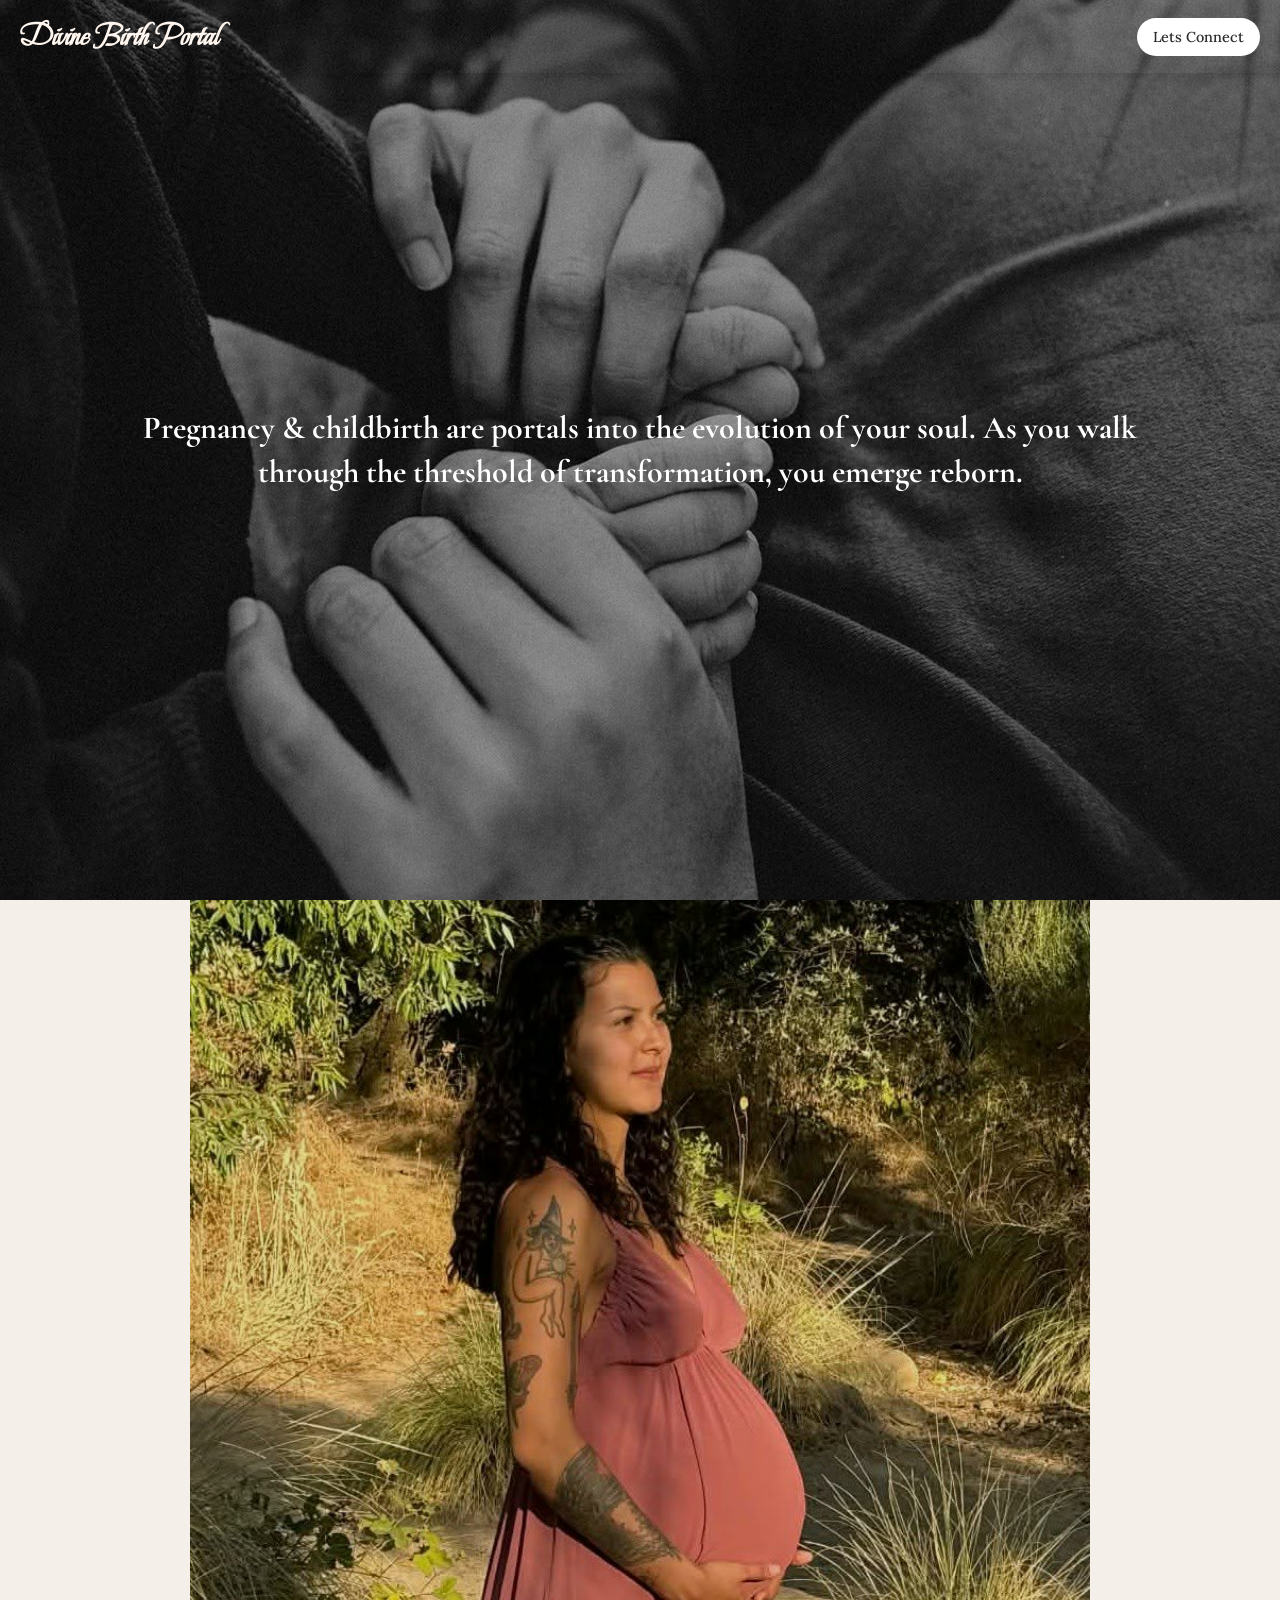
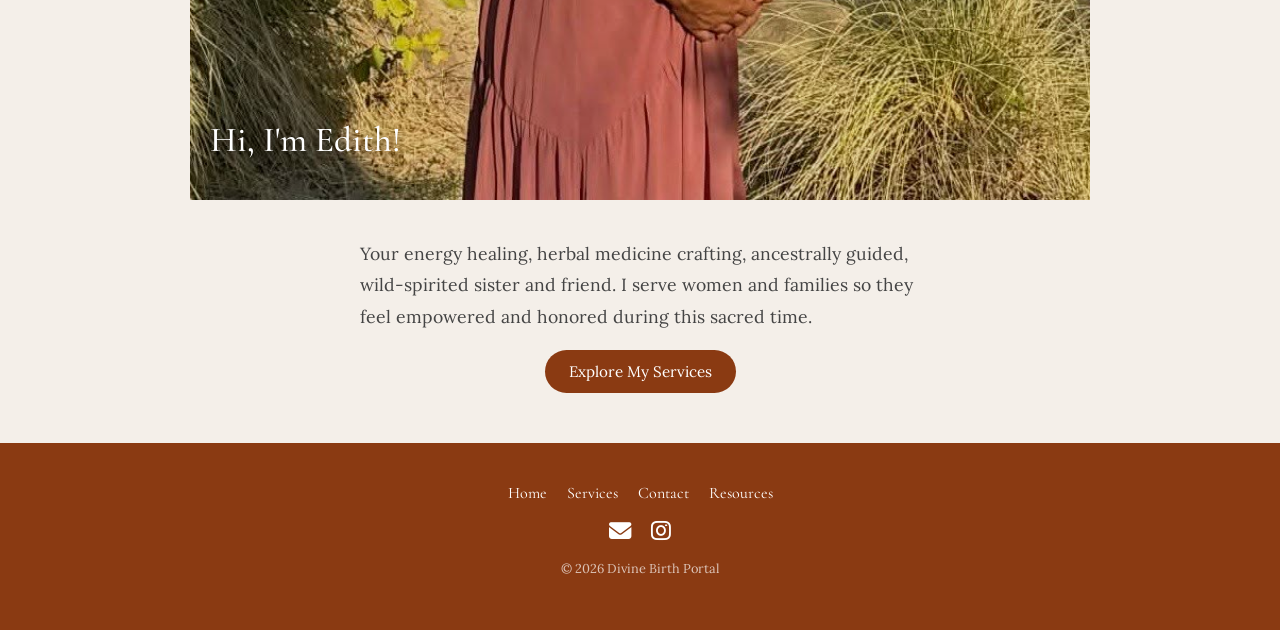
<file: index.html>
<!DOCTYPE html>
<html lang="en">
<head>
  <meta charset="UTF-8">
  <meta name="viewport" content="width=device-width, initial-scale=1.0">

  <title>Divine Birth Portal | Doula Services El Dorado County</title>

  <link rel="preconnect" href="https://fonts.googleapis.com">
  <link rel="preconnect" href="https://fonts.gstatic.com" crossorigin>
  <link href="https://fonts.googleapis.com/css2?family=Beau+Rivage&family=Cormorant+Garamond:ital,wght@0,300..700;1,300..700&family=Lora:ital,wght@0,400..700;1,400..700&display=swap" rel="stylesheet">

  <link rel="stylesheet" href="https://cdnjs.cloudflare.com/ajax/libs/font-awesome/6.5.0/css/all.min.css">

  <link rel="stylesheet" href="style.css">
</head>

<body>

<header class="site-header">
  <div class="header-inner">
    <h1 class="logo">Divine Birth Portal</h1>

    <a href="contact.html" class="cta-button">
      Lets Connect
    </a>
    
  </div>
</header>

<!-- HERO -->
  <section id="mission">
    <img src="images/edithHands.jpg" alt="supportive hands during birth">

    <div class="mission-overlay">
      <h2>
        Pregnancy & childbirth are portals into the evolution of your soul.
        As you walk through the threshold of transformation, you emerge reborn.
      </h2>
    </div>
  </section>

<main>

<!-- ABOUT -->
  <section id="about">
    <div class="about-image-wrapper">
      <h2>Hi, I'm Edith! </h2>
      <img src="images/edith-pregnant.jpg" alt="doula edith holding belly bump in the sun">
    </div>
    
    <div class="about-content">
      <p>
        Your energy healing, herbal medicine crafting, ancestrally guided,
        wild-spirited sister and friend. I serve women and families so they
        feel empowered and honored during this sacred time.
      </p>

      <div class="about-cta">
          <a href="services.html" class="about-button">Explore My Services</a>
      </div>

    </div>

    

  </section>

</main>

  <footer class="site-footer">
    <div class="footer-container">

      <div class="footer-nav">
        <a href="index.html">Home</a>
        <a href="services.html">Services</a>
        <a href="contact.html">Contact</a>
        <a href="resources.html">Resources</a>
      </div>

      <div class="footer-contact">
        <a href="mailto:divinebirthportal@gmail.com" aria-label="Email">
          <i class="fas fa-envelope"></i>
        </a>

        <a href="https://www.instagram.com/divinebirthportal/" target="_blank" aria-label="Instagram">
          <i class="fab fa-instagram"></i>
        </a>
      </div>

      <p class="footer-copy">
        © 2026 Divine Birth Portal
      </p>

    </div>
  </footer>

</body>
</html>
</file>
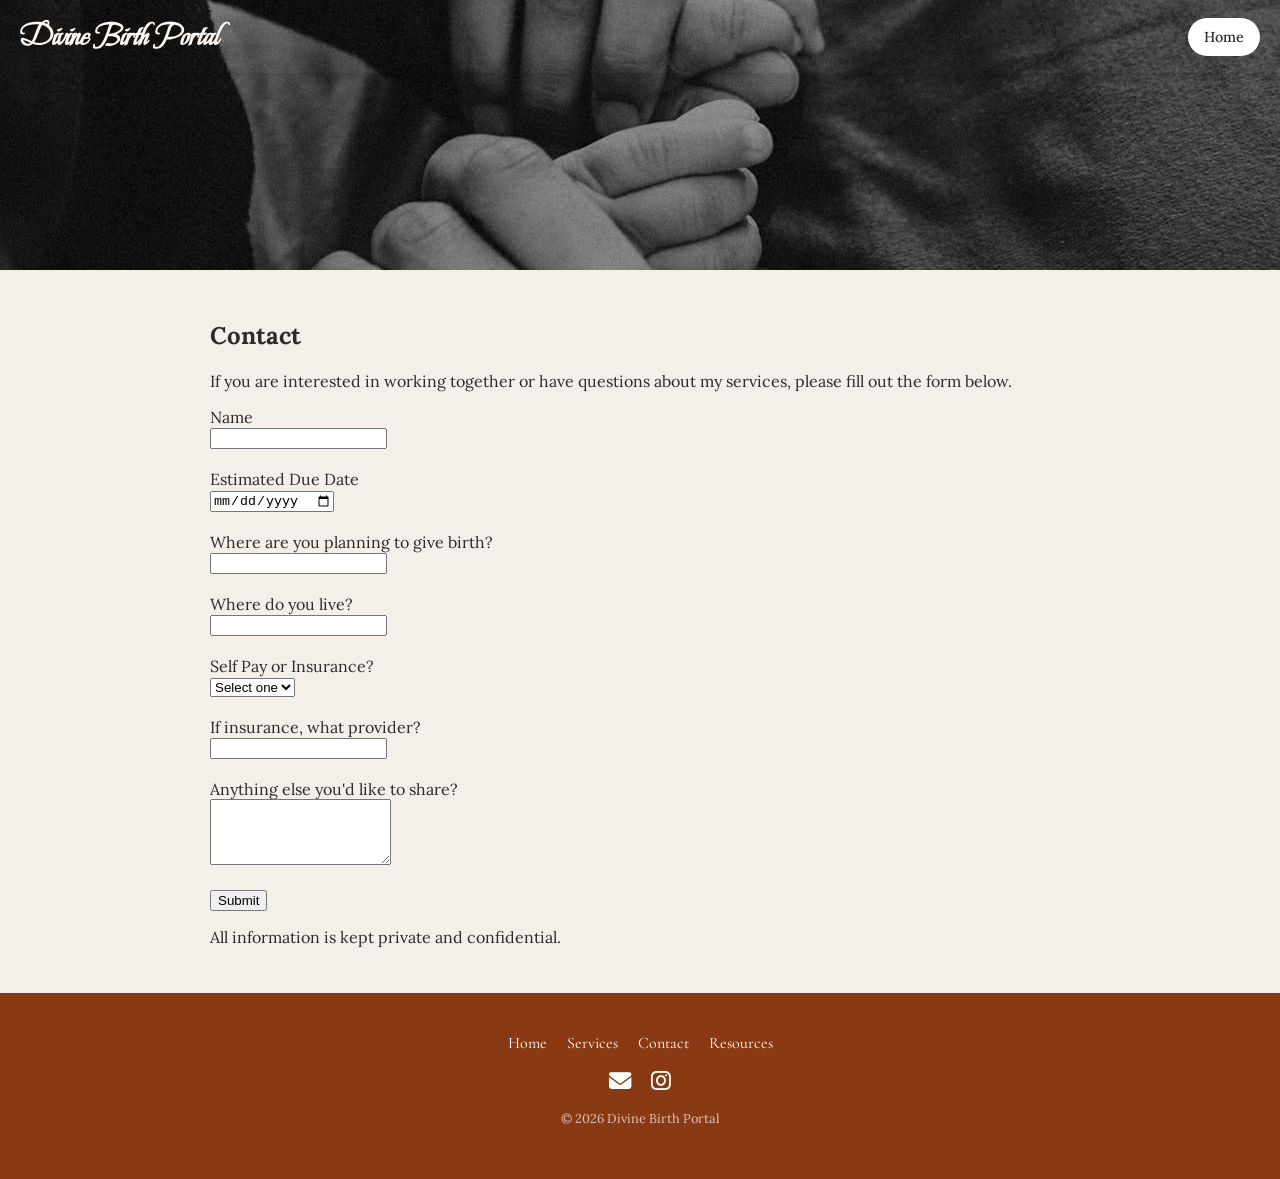
<file: contact.html>
<!DOCTYPE html>
<html lang="en">

<head>
  <meta charset="UTF-8">
  <meta name="viewport" content="width=device-width, initial-scale=1.0">
  <title>Contact | Divine Birth Portal El Dorado County</title>



  <link rel="preconnect" href="https://fonts.googleapis.com">
  <link rel="preconnect" href="https://fonts.gstatic.com" crossorigin>
  <link href="https://fonts.googleapis.com/css2?family=Beau+Rivage&family=Cormorant+Garamond:ital,wght@0,300..700;1,300..700&family=Lora:ital,wght@0,400..700;1,400..700&display=swap" rel="stylesheet">

  <link rel="stylesheet" href="https://cdnjs.cloudflare.com/ajax/libs/font-awesome/6.5.0/css/all.min.css">
  
  <link rel="stylesheet" href="style.css">

</head>

<body class="contact-page">

<header class="site-header">

  <div class="header-inner">
    <h1 class="logo">Divine Birth Portal</h1>
    <a href="index.html" class="cta-button">Home</a>
  </div>

</header>

<!--HERO--> 

<section class="contact-hero">
  <img src="images/edithHands.jpg" alt="edith and baby">
</section>

<main>

<section id="contact">
    <h2>Contact</h2>

    <p>
    If you are interested in working together or have questions about my services,
    please fill out the form below.
  </p>

  <form action="https://formspree.io/f/xreyezlg" method="POST">

    <input type="hidden" name="_subject" value="New Divine Birth Portal Inquiry">

    <label for="name">Name</label><br>
    <input type="text" id="name" name="name" required><br><br>

    <label for="due">Estimated Due Date</label><br>
    <input type="date" id="due" name="due"><br><br>

    <label for="birthplace">Where are you planning to give birth?</label><br>
    <input type="text" id="birthplace" name="birthplace"><br><br>

    <label for="location">Where do you live?</label><br>
    <input type="text" id="location" name="location"><br><br>

    <label for="payment">Self Pay or Insurance?</label><br>
    <select id="payment" name="payment">
      <option value="">Select one</option>
      <option value="self">Self Pay</option>
      <option value="insurance">Insurance</option>
    </select><br><br>

    <label for="insurance">If insurance, what provider?</label><br>
    <input type="text" id="insurance" name="insurance"><br><br>

    <label for="message">Anything else you'd like to share?</label><br>
    <textarea id="message" name="message" rows="4"></textarea><br><br>

    <button type="submit">Submit</button>

  </form>

    <p>All information is kept private and confidential.</p>

</section>

</main>

  <footer class="site-footer">
    <div class="footer-container">

      <div class="footer-nav">
        <a href="index.html">Home</a>
        <a href="services.html">Services</a>
        <a href="contact.html">Contact</a>
        <a href="resources.html">Resources</a>
      </div>

      <div class="footer-contact">
        <a href="mailto:divinebirthportal@gmail.com" aria-label="Email">
          <i class="fas fa-envelope"></i>
        </a>

        <a href="https://www.instagram.com/divinebirthportal/" target="_blank" aria-label="Instagram">
          <i class="fab fa-instagram"></i>
        </a>
      </div>

      <p class="footer-copy">
        © 2026 Divine Birth Portal
      </p>

    </div>
  </footer>

</body>
</html>
</file>
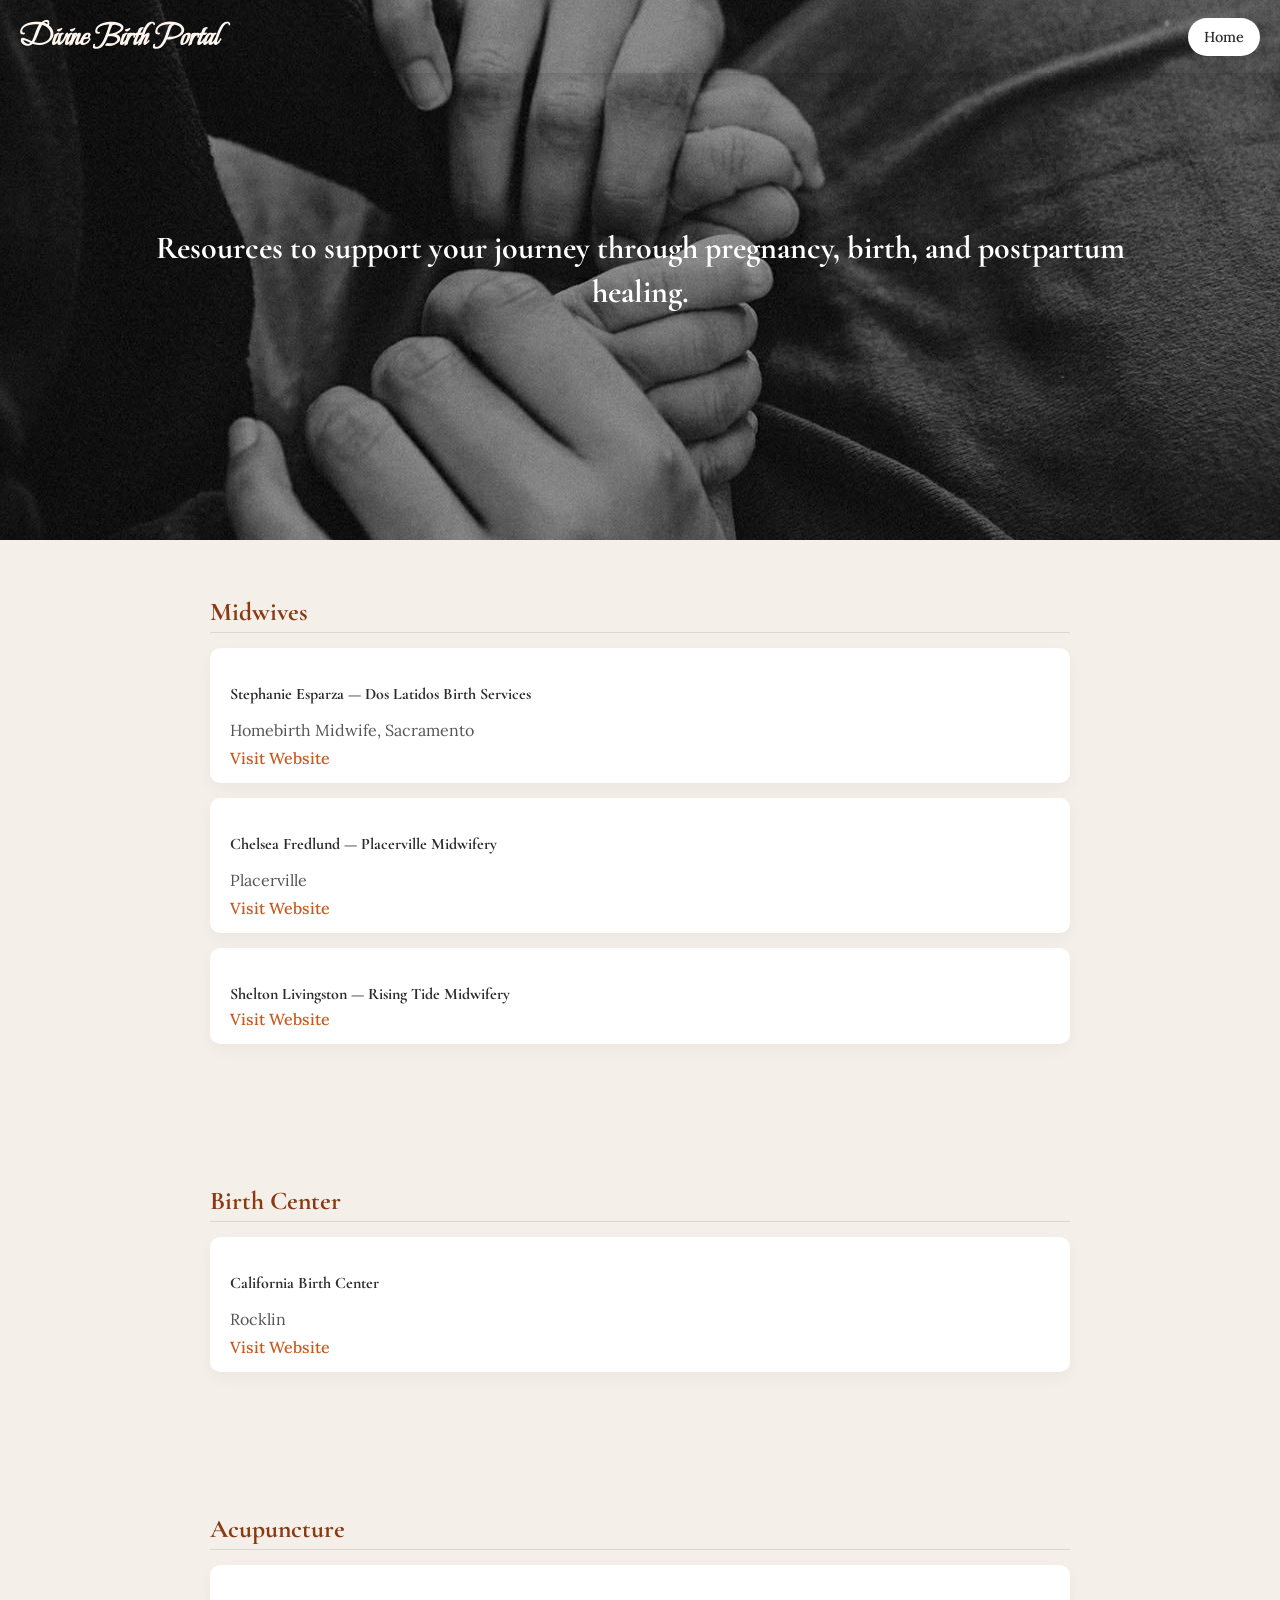
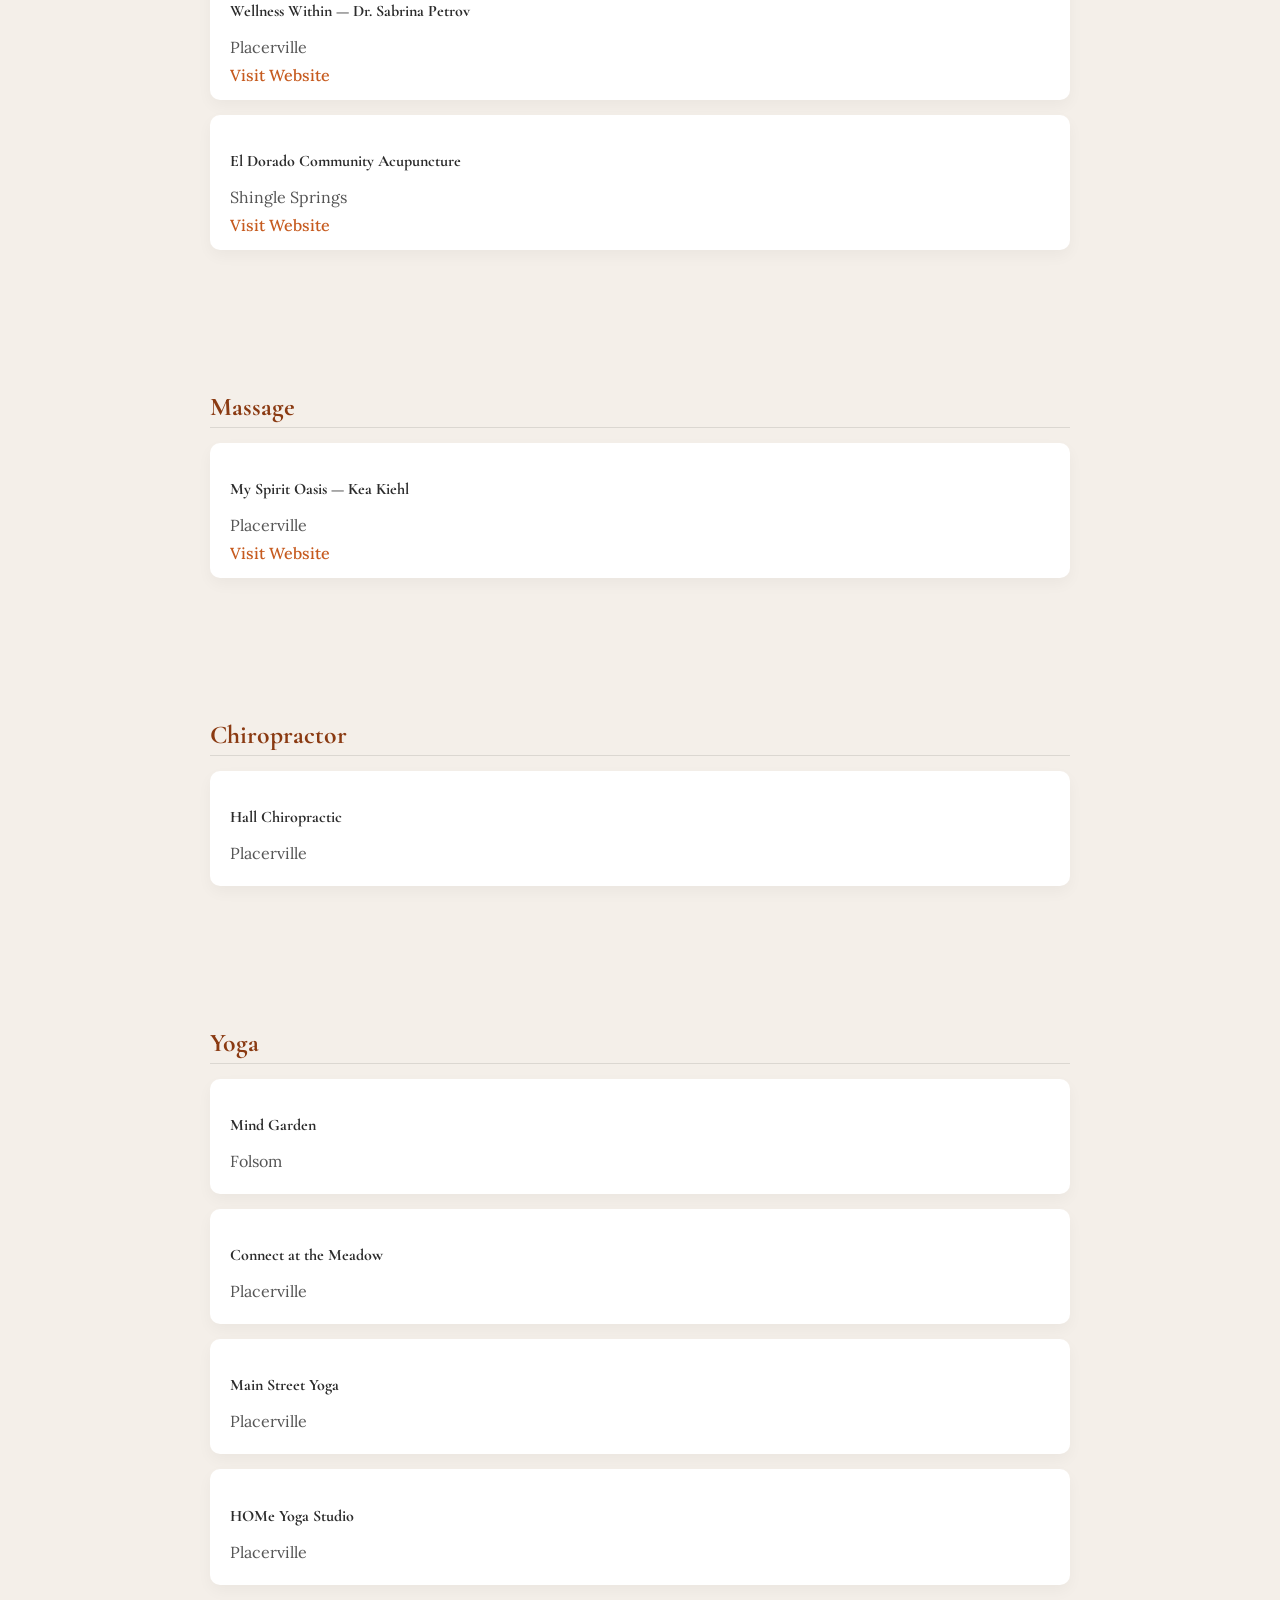
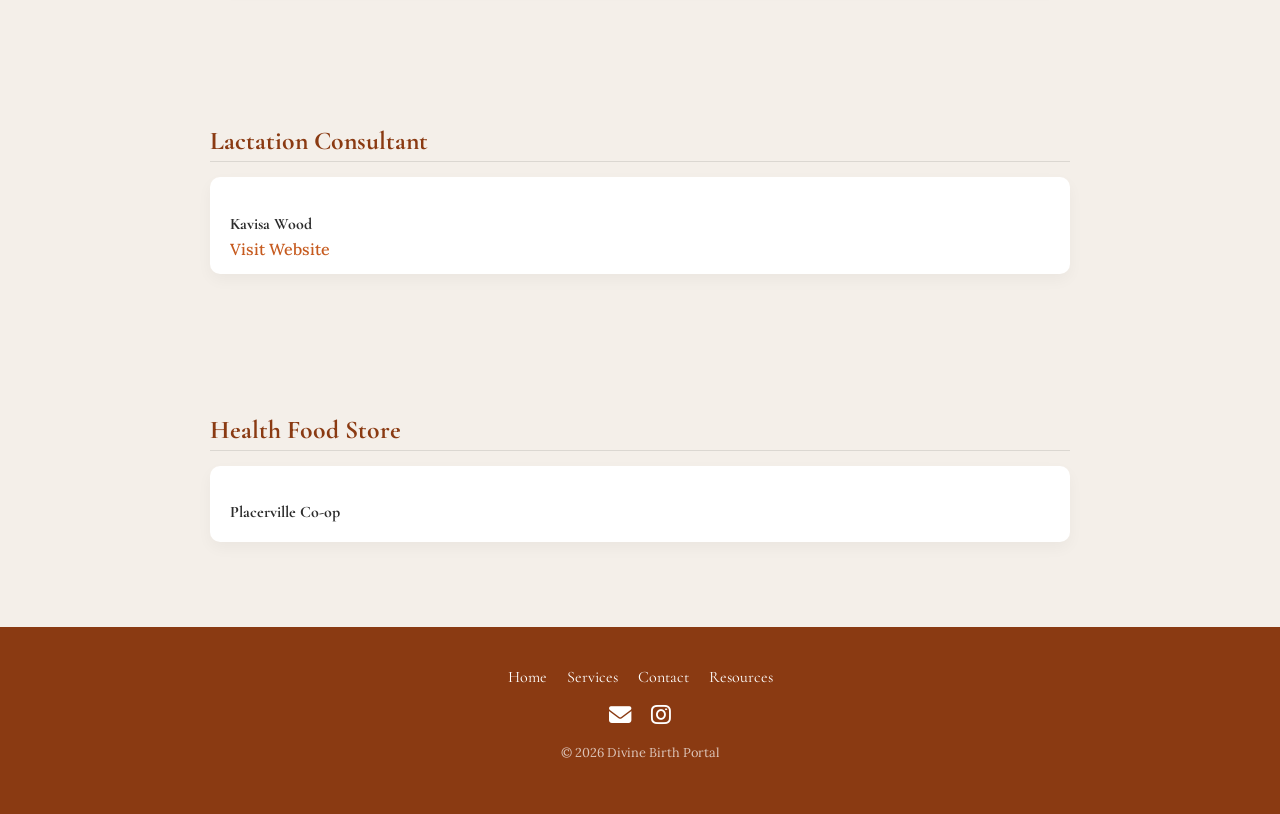
<file: resources.html>
<!DOCTYPE html>
<html lang="en">
<head>
  <meta charset="UTF-8">
  <meta name="viewport" content="width=device-width, initial-scale=1.0">
  <title>Resources | Divine Birth Portal El Dorado County</title>

  <link rel="preconnect" href="https://fonts.googleapis.com">
  <link rel="preconnect" href="https://fonts.gstatic.com" crossorigin>

  <!-- match your fonts from index -->
  <link href="https://fonts.googleapis.com/css2?family=Beau+Rivage&family=Cormorant+Garamond&family=Lora&display=swap" rel="stylesheet">

  <link rel="stylesheet" href="https://cdnjs.cloudflare.com/ajax/libs/font-awesome/6.5.0/css/all.min.css">

  <link rel="stylesheet" href="style.css">
</head>

<body class="resources-page">

<header class="site-header">
  <div class="header-inner">
    <h1 class="logo">Divine Birth Portal</h1>
    <a href="index.html" class="cta-button">Home</a>
  </div>
</header>

<!-- HERO -->
<section id="mission">
  <img src="images/edithHands.jpg" alt="supportive hands during birth">

  <div class="mission-overlay">
    <h2>
      Resources to support your journey through pregnancy,
      birth, and postpartum healing.
    </h2>
  </div>
</section>

<main>

<section class="resource-group">
  <h3>Midwives</h3>

  <div class="resource-card">
    <h4>Stephanie Esparza — Dos Latidos Birth Services</h4>
    <p>Homebirth Midwife, Sacramento</p>
    <a href="https://www.doslatidosbirthservices.com/" target="_blank">Visit Website</a>
  </div>

  <div class="resource-card">
    <h4>Chelsea Fredlund — Placerville Midwifery</h4>
    <p>Placerville</p>
    <a href="https://www.placervillemidwifery.com/homebirth" target="_blank">Visit Website</a>
  </div>

  <div class="resource-card">
    <h4>Shelton Livingston — Rising Tide Midwifery</h4>
    <a href="https://www.risingtidebirth.com/" target="_blank">Visit Website</a>
  </div>
</section>


<section class="resource-group">
  <h3>Birth Center</h3>

  <div class="resource-card">
    <h4>California Birth Center</h4>
    <p>Rocklin</p>
    <a href="https://calbirthcenter.com/" target="_blank">Visit Website</a>
  </div>
</section>


<section class="resource-group">
  <h3>Acupuncture</h3>

  <div class="resource-card">
    <h4>Wellness Within — Dr. Sabrina Petrov</h4>
    <p>Placerville</p>
    <a href="https://wellnesswithin.health/" target="_blank">Visit Website</a>
  </div>

  <div class="resource-card">
    <h4>El Dorado Community Acupuncture</h4>
    <p>Shingle Springs</p>
    <a href="https://www.eldoradocommunityacupuncture.com/" target="_blank">Visit Website</a>
  </div>
</section>


<section class="resource-group">
  <h3>Massage</h3>

  <div class="resource-card">
    <h4>My Spirit Oasis — Kea Kiehl</h4>
    <p>Placerville</p>
    <a href="https://myspiritoasis.com/" target="_blank">Visit Website</a>
  </div>
</section>


<section class="resource-group">
  <h3>Chiropractor</h3>

  <div class="resource-card">
    <h4>Hall Chiropractic</h4>
    <p>Placerville</p>
  </div>
</section>


<section class="resource-group">
  <h3>Yoga</h3>

  <div class="resource-card">
    <h4>Mind Garden</h4>
    <p>Folsom</p>
  </div>

  <div class="resource-card">
    <h4>Connect at the Meadow</h4>
    <p>Placerville</p>
  </div>

  <div class="resource-card">
    <h4>Main Street Yoga</h4>
    <p>Placerville</p>
  </div>

  <div class="resource-card">
    <h4>HOMe Yoga Studio</h4>
    <p>Placerville</p>
  </div>
</section>


<section class="resource-group">
  <h3>Lactation Consultant</h3>

  <div class="resource-card">
    <h4>Kavisa Wood</h4>
    <a href="https://www.nourishingjustly.com" target="_blank">Visit Website</a>
  </div>
</section>


<section class="resource-group">
  <h3>Health Food Store</h3>

  <div class="resource-card">
    <h4>Placerville Co-op</h4>
  </div>
</section>

</main>

<footer class="site-footer">
  <div class="footer-container">

    <div class="footer-nav">
      <a href="index.html">Home</a>
      <a href="services.html">Services</a>
      <a href="contact.html">Contact</a>
      <a href="resources.html">Resources</a>
    </div>

    <div class="footer-contact">
      <a href="mailto:divinebirthportal@gmail.com" aria-label="Email">
        <i class="fas fa-envelope"></i>
      </a>

      <a href="https://www.instagram.com/divinebirthportal/" target="_blank" aria-label="Instagram">
        <i class="fab fa-instagram"></i>
      </a>
    </div>

    <p class="footer-copy">
      © 2026 Divine Birth Portal
    </p>

  </div>
</footer>

</body>
</html>
</file>
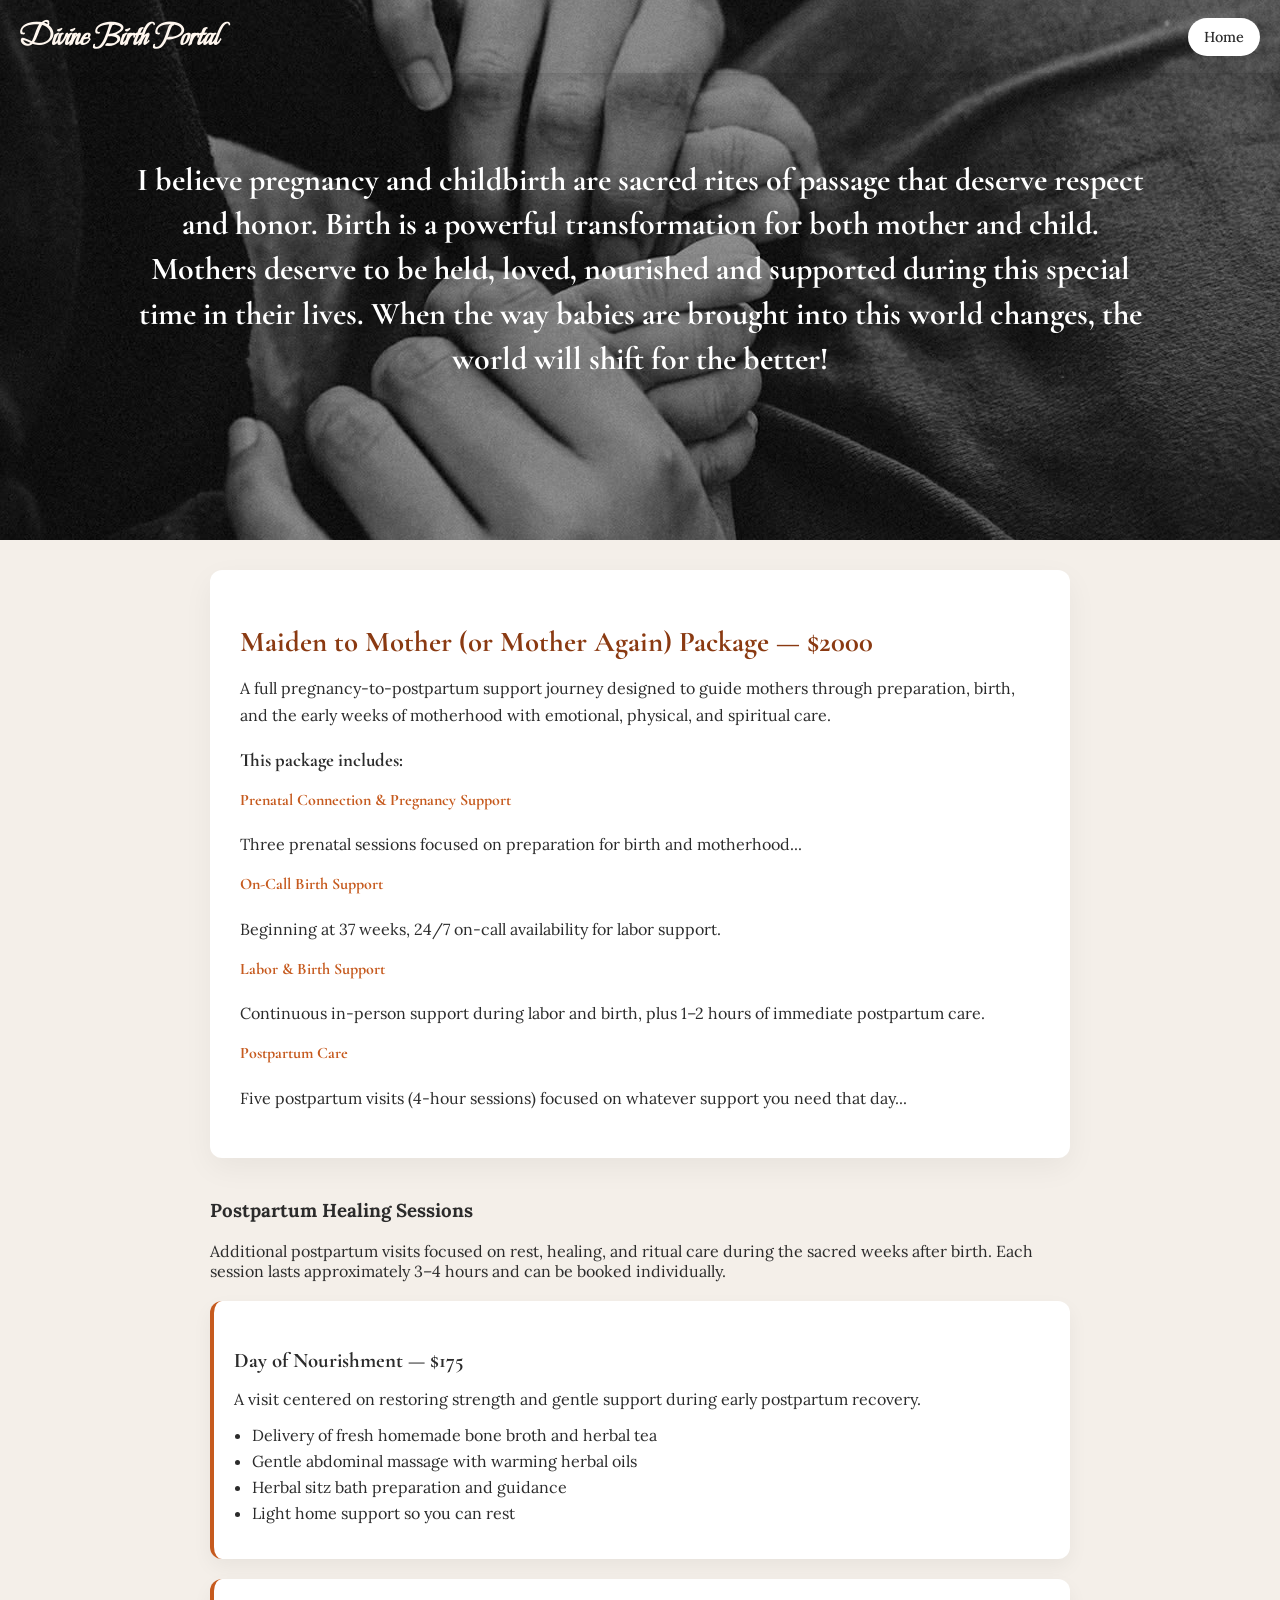
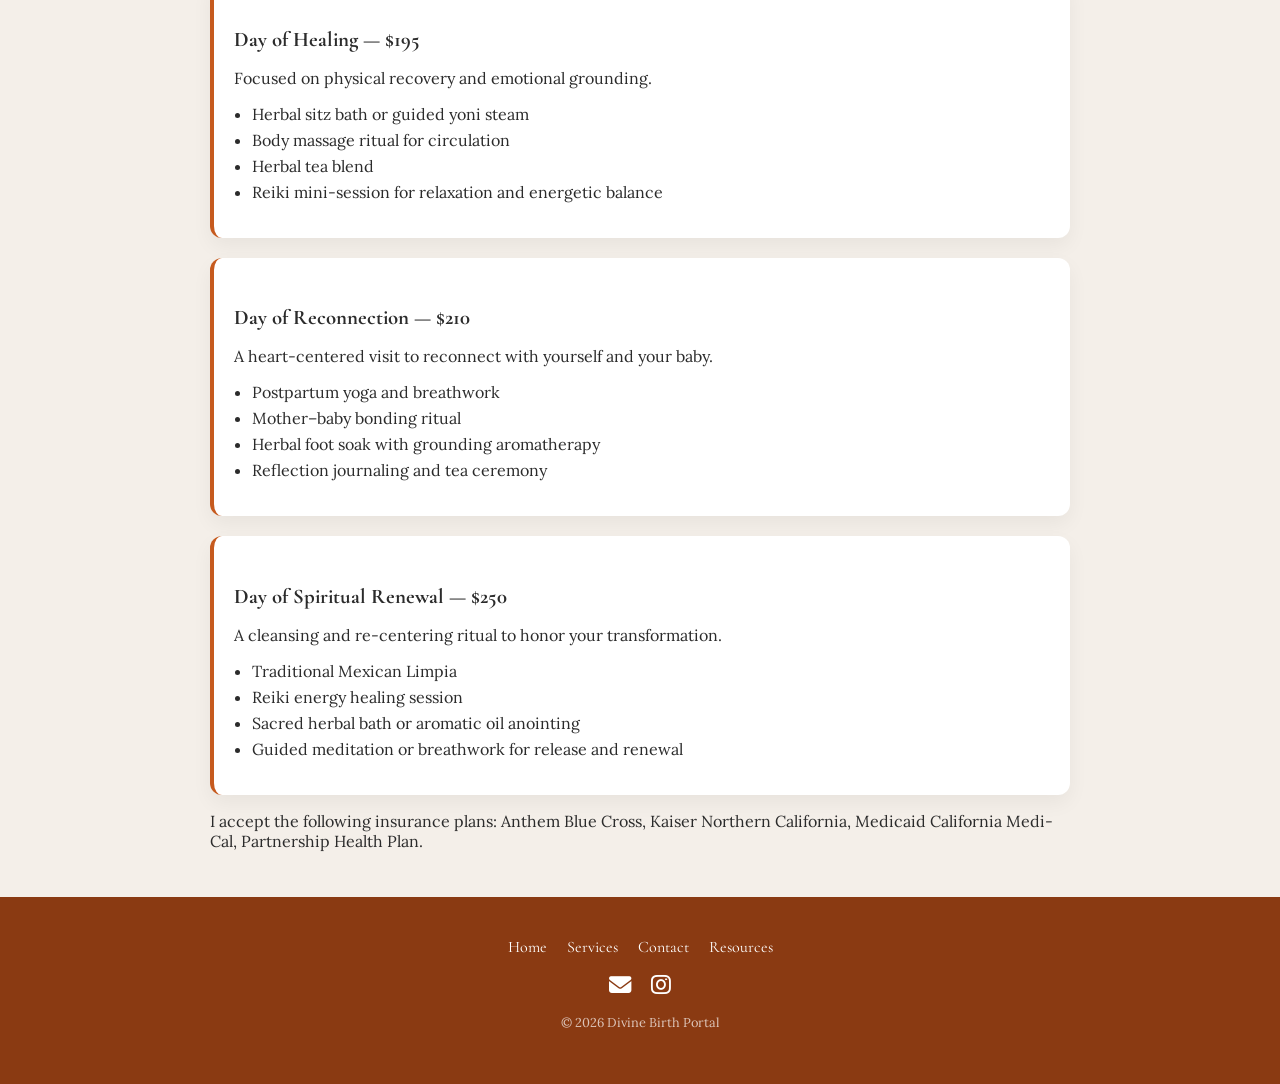
<file: services.html>
<!DOCTYPE html>
<html lang="en">
<head>
  <meta charset="UTF-8">
  <meta name="viewport" content="width=device-width, initial-scale=1.0">
  <title>Services | Divine Birth Portal El Dorado County</title>
  

  <link rel="preconnect" href="https://fonts.googleapis.com">
  <link rel="preconnect" href="https://fonts.gstatic.com" crossorigin>
 <link href="https://fonts.googleapis.com/css2?family=Beau+Rivage&family=Cormorant+Garamond:ital,wght@0,300..700;1,300..700&family=Lora:ital,wght@0,400..700;1,400..700&display=swap" rel="stylesheet">

  <link rel="stylesheet" href="https://cdnjs.cloudflare.com/ajax/libs/font-awesome/6.5.0/css/all.min.css">

  <link rel="stylesheet" href="style.css">

</head>
  <body class="services-page">

    <header class="site-header">

      <div class="header-inner">
        <h1 class="logo">Divine Birth Portal</h1>
        <a href="index.html" class="cta-button">Home</a>
      </div>

    </header>
        <section id="mission">

            <img src="images/edithHands.jpg" alt="supportive hands during birth">

            <div class="mission-overlay">
              <h2>I believe pregnancy and childbirth are sacred rites of passage that
              deserve respect and honor. Birth is a powerful transformation for both
              mother and child. Mothers deserve to be held, loved, nourished and supported during this special time in their lives. When the way babies are brought into this world changes, the world will shift for the better!</h2>
            </div>
        </section>

        <main>
            
    
          
          <section>
            <div class="package-section">
                <h2>Maiden to Mother (or Mother Again) Package — $2000</h2>

                <p>A full pregnancy-to-postpartum support journey designed to guide mothers through preparation, birth, and the early weeks of motherhood with emotional, physical, and spiritual care.</p>

                <h3>This package includes:</h3>

                <h4>Prenatal Connection & Pregnancy Support</h4>
                <p>Three prenatal sessions focused on preparation for birth and motherhood...</p>

                <h4>On-Call Birth Support</h4>
                <p>Beginning at 37 weeks, 24/7 on-call availability for labor support.</p>

                <h4>Labor & Birth Support</h4>
                <p>Continuous in-person support during labor and birth, plus 1–2 hours of immediate postpartum care.</p>

                <h4>Postpartum Care</h4>
                <p>Five postpartum visits (4-hour sessions) focused on whatever support you need that day...</p>
            </div>

            
              <h3>Postpartum Healing Sessions</h3>

              <p>Additional postpartum visits focused on rest, healing, and ritual care during the sacred weeks after birth.
    Each session lasts approximately 3–4 hours and can be booked individually.</p>

            <div class="service-card">

                <h4>Day of Nourishment — $175</h4>

                    <p>A visit centered on restoring strength and gentle support during early postpartum recovery.</p>

                <ul>
                    <li>Delivery of fresh homemade bone broth and herbal tea</li>
                    <li>Gentle abdominal massage with warming herbal oils</li>
                    <li>Herbal sitz bath preparation and guidance</li>
                    <li>Light home support so you can rest</li>
                </ul>

            </div>

            <div class="service-card">
                <h4>Day of Healing — $195</h4>
                <p>Focused on physical recovery and emotional grounding.</p>

                <ul>
                  
                  <li>Herbal sitz bath or guided yoni steam</li>
                    <li>Body massage ritual for circulation</li>
                    <li>Herbal tea blend</li>
                    <li>Reiki mini-session for relaxation and energetic balance</li>
                
                </ul>
            </div>

            <div class="service-card">

                <h4>Day of Reconnection — $210</h4>
                <p>A heart-centered visit to reconnect with yourself and your baby.</p>

                <ul>
                  <li>Postpartum yoga and breathwork</li>
                    <li>Mother–baby bonding ritual</li>
                    <li>Herbal foot soak with grounding aromatherapy</li>
                    <li>Reflection journaling and tea ceremony</li>
                </ul>
            </div>

            <div class="service-card">
                <h4>Day of Spiritual Renewal — $250</h4>
                <p>A cleansing and re-centering ritual to honor your transformation.</p>

                <ul>
                  <li>Traditional Mexican Limpia</li>
                    <li>Reiki energy healing session</li>
                    <li>Sacred herbal bath or aromatic oil anointing</li>
                    <li>Guided meditation or breathwork for release and renewal</li>
                </ul>
            </div>

            <p>I accept the following insurance plans: Anthem Blue Cross, Kaiser Northern California, Medicaid California Medi-Cal, Partnership Health Plan.</p> 

             <!-- <p>Add More</p> -->

             <!-- <p>Add More</p> -->

             <!-- <p>Add More</p> -->

            </section>
        </main>

  <footer class="site-footer">
    <div class="footer-container">

      <div class="footer-nav">
        <a href="index.html">Home</a>
        <a href="services.html">Services</a>
        <a href="contact.html">Contact</a>
        <a href="resources.html">Resources</a>
      </div>

      <div class="footer-contact">
        <a href="mailto:divinebirthportal@gmail.com" aria-label="Email">
          <i class="fas fa-envelope"></i>
        </a>

        <a href="https://www.instagram.com/divinebirthportal/" target="_blank" aria-label="Instagram">
          <i class="fab fa-instagram"></i>
        </a>
      </div>

      <p class="footer-copy">
        © 2026 Divine Birth Portal
      </p>

    </div>
  </footer>

  </body>
</html>
</file>
<file: style.css>
:root {
  --burnt-orange: #c65a1e;
  --terracotta: #8a3a12;
  --cream: #f4efe9;
  --charcoal: #2b2b2b;
}

* {
  box-sizing: border-box;
}

body {
  margin: 0;
  font-family: 'Lora', serif;
  color: var(--charcoal);
  background-color: var(--cream);
  overflow-x: hidden;
}



/* ================= HEADER ================= */


.site-header {
  position: absolute;
  top: 0;
  left: 0;
  width: 100%;
  z-index: 1000;

  background: transparent;
  box-shadow: 0 4px 12px rgba(0,0,0,0.15);
}

.header-inner {
  display: flex;
  justify-content: space-between;
  align-items: center;
  padding: 15px 20px;
}

.logo{
  font-family: "Beau Rivage", cursive;
  color: #fff7ef;
  margin: 0;
}

.cta-button {
  text-decoration: none;
  background: white;
  color: #2b2b2b;
  padding: 10px 16px;
  border-radius: 20px;
  font-size: 0.9rem;
  font-weight: 500;

  transition: all 0.3s ease;
}

.cta-button:hover {
  background: #f4efe9;
}


/* ================= HERO ================= */

#mission {
  position: relative;
  height: 100vh;

  width: 100%;
  padding: 0;
  margin: 0;
  max-width: none;
}

#mission img {
  width: 100%;
  height: 100%;
  object-fit: cover;
  filter: brightness(70%);
  border-radius: 0;
}

#mission::after {
  content: "";
  position: absolute;
  bottom: 0;
  left: 0;
  width: 100%;
  height: 80px;
}

.mission-overlay {
  position: absolute;
  top: 50%;
  left: 10%;
  right: 10%;
  transform: translateY(-50%);
  text-align: center;
  color: white;
}

.mission-overlay h2 {
  font-family: "Cormorant Garamond", serif;
  font-size: 2rem;
  line-height: 1.4;
}

/* ================= SERVICES HERO ================= */

.services-page #mission {
  height: 60vh;
}

/* ================= RESOURCES HERO ================= */

.resources-page #mission {
  height: 60vh;
}

/* ================= CONTACT HERO ================= */

.contact-hero {
  position: relative;
  height: 30vh;

  width: 100%;
  max-width: none;   /* 🔥 breaks out of 900px prison */
  padding: 0;        /* 🔥 removes that annoying space */
  margin: 0;         /* 🔥 removes centering gap */
}

.contact-hero img {

  width: 100%;
  height: 100%;
  object-fit: cover;
  filter:brightness(70%);
}


/* ================= MAIN ================= */

main {
  padding: 0; /* 👈 important */
}

section {
  padding: 30px 20px;
  max-width: 900px;
  margin: 0 auto;
}

/* ================= SERVICES ================= */

.package-section {
  background: white;
  padding: 30px;
  border-radius: 12px;
  margin-bottom: 40px;
  box-shadow: 0 10px 30px rgba(0,0,0,0.05);
}

.package-section h2 {
  font-family: 'Cormorant Garamond', serif;
  font-size: 1.8rem;
  color: var(--terracotta);
  margin-bottom: 10px;
}

.package-section h3 {
  font-family: 'Cormorant Garamond', serif;
  margin-top: 20px;
}

.package-section h4 {
  font-family: 'Cormorant Garamond', serif;
  margin-top: 15px;
  color: var(--burnt-orange);
}

.package-section p {
  font-family: 'Lora', serif;
  line-height: 1.7;
}

/* individual service cards */

.service-card {
  background: white;
  padding: 20px;
  margin-top: 20px;
  border-radius: 12px;
  border-left: 4px solid var(--burnt-orange);
  box-shadow: 0 8px 20px rgba(0,0,0,0.05);
  transition: transform 0.2s ease;
}

.service-card:hover {
  transform: translateY(-3px);
}

.service-card h4 {
  font-family: 'Cormorant Garamond', serif;
  font-size: 1.3rem;
  margin-bottom: 5px;
}

.service-card p {
  font-family: 'Lora', serif;
}

.service-card ul {
  margin-top: 10px;
  padding-left: 18px;
}

.service-card li {
  margin-bottom: 6px;
}

/* ================= ABOUT ================= */

#about {
  padding: 0;
  position: relative;
}


.about-image-wrapper {
  position: relative;
}

.about-image-wrapper h2 {
  position: absolute;
  bottom: 10px;
  left: 20px;
  color: white;
  font-size: 2.2rem; /* bigger, yes */
  font-weight: 500;
  font-family: 'Cormorant Garamond', serif;
  text-shadow: 0 2px 8px rgba(0,0,0,0.6);
  z-index: 2; /* 👈 THIS IS WHY IT'S GONE */

}

#about img {
  width: 100%;
  display: block;
  filter: brightness(90%);
}

.about-content {
  max-width: 600px;
  margin: 0 auto;
  margin-top: 10px;
  padding: 10px 20px 30px;
}

.about-content p {
  font-family: 'lora', serif;
  font-size: 1.1rem;
  line-height: 1.8;
  color: #444;
}

.about-cta {
  margin-top: 15px;
  margin-bottom: 20px;
  text-align: center;
}

.about-button {
  display: inline-block;
  text-decoration: none;
  background: var(--terracotta);
  color: white;
  padding: 12px 24px;
  border-radius: 30px;
  font-size: 0.95rem;
  transition: all 0.3s ease;
}

.about-button:hover {
  background: var(--burnt-orange);
}

/* ================= RESOURCES ================= */

.resource-group {
  margin-bottom: 40px;
}

.resource-group h3 {
  font-family: 'Cormorant Garamond', serif;
  font-size: 1.6rem;
  margin-bottom: 15px;
  color: var(--terracotta);
  border-bottom: 1px solid rgba(0,0,0,0.1);
  padding-bottom: 5px;
}

.resource-card {
  background: white;
  padding: 15px 20px;
  margin-bottom: 15px;
  border-radius: 10px;
  box-shadow: 0 6px 15px rgba(0,0,0,0.04);
  transition: all 0.2s ease;
}

.resource-card:hover {
  transform: translateY(-2px);
}

.resource-card h4 {
  font-family: 'Cormorant Garamond', serif;
  margin-bottom: 5px;
}

.resource-card p {
  font-family: 'Lora', serif;
  margin-bottom: 8px;
  color: #555;
}

.resource-card a {
  font-family: 'Lora', serif;
  text-decoration: none;
  color: var(--burnt-orange);
  font-weight: 500;
}

.resource-card a:hover {
  text-decoration: underline;
}


/* ================= FOOTER ================= */

.site-footer {
  background-color: var(--terracotta);
  color: white;
  padding: 40px 20px;
  text-align: center;
}

.footer-container {
  max-width: 800px;
  margin: 0 auto;
}

.footer-nav,
.footer-contact {
  display: flex;
  justify-content: center;
  flex-wrap: wrap;
  gap: 20px;
  margin-bottom: 15px;
}

.site-footer a {
  color: white;
  text-decoration: none;
  font-family: 'Cormorant Garamond', serif;
  font-size: 1rem;
  transition: opacity 0.2s ease;
}

.site-footer a:hover {
  opacity: 0.7;
}

.footer-copy {
  font-size: 0.8rem;
  opacity: 0.7;
  margin-top: 10px;
}

/* ===== FOOTER ICON POLISH ===== */

.footer-contact a {
  font-size: 1.4rem;
}

.footer-contact a:visited {
  color: white;
}

.footer-contact i {
  transition: transform 0.2s ease, opacity 0.2s ease;
}

.footer-contact a:hover i {
  transform: translateY(-3px);
  opacity: 0.7;
}
</file>
